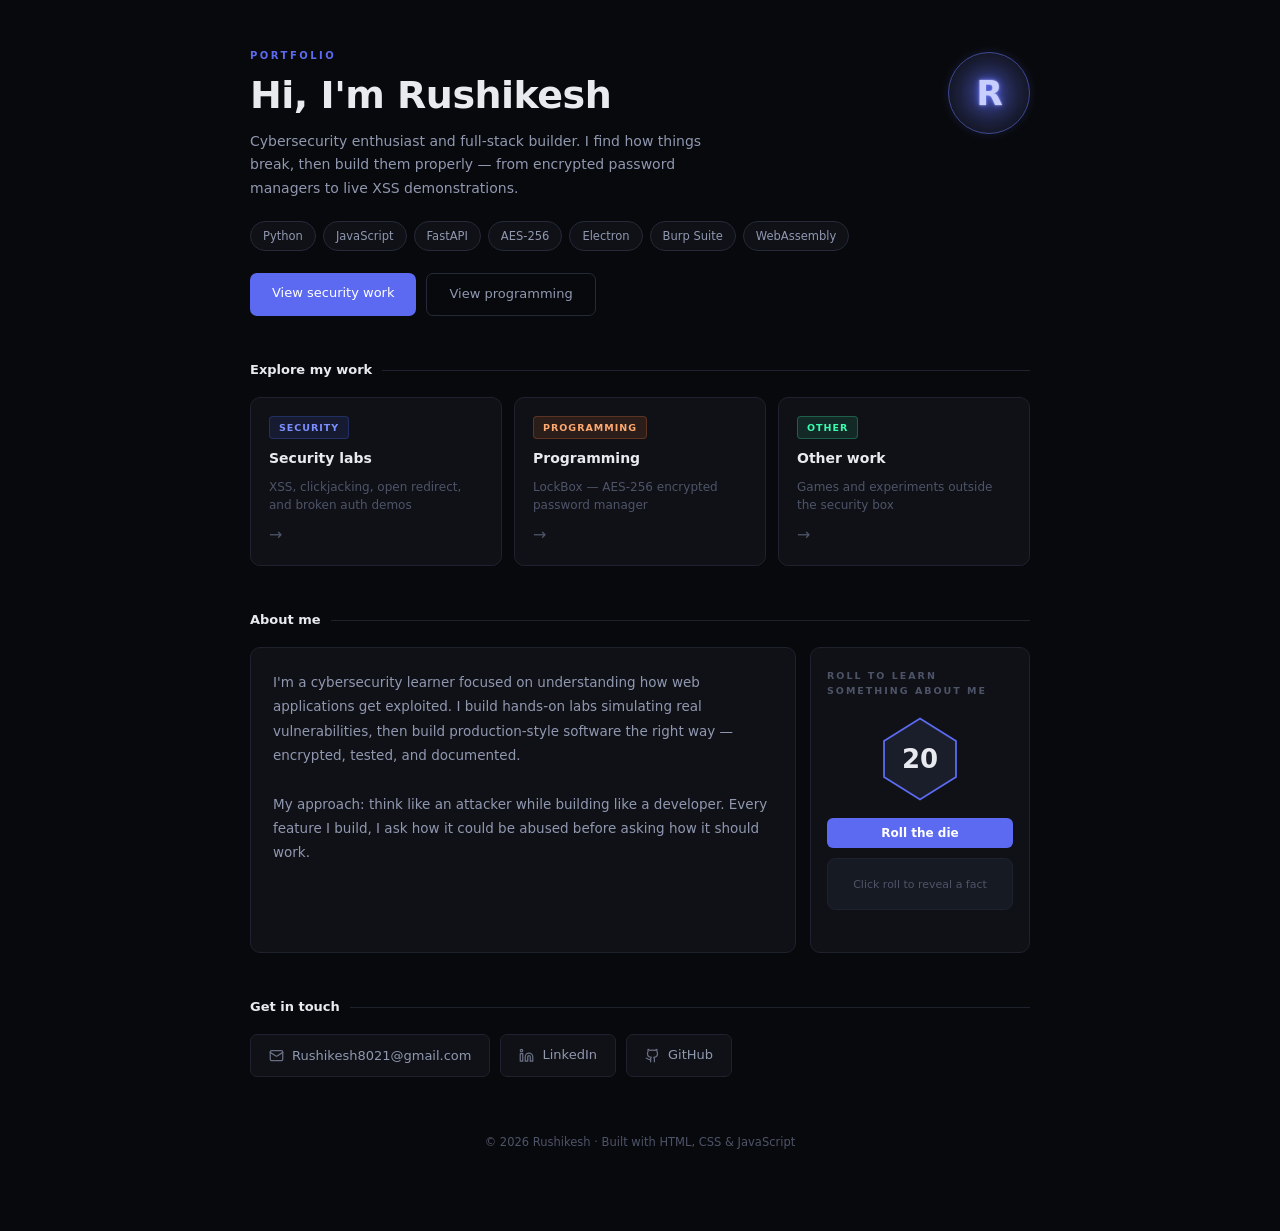
<file: index.html>
<!DOCTYPE html>
<html lang="en">
<head>
  <meta charset="UTF-8">
  <meta name="viewport" content="width=device-width, initial-scale=1.0">
  <title>Rushikesh — Portfolio</title>
  <link rel="stylesheet" href="css/base.css">
  <link rel="stylesheet" href="css/home.css">
</head>
<body>
<div class="page">

  <!-- ── Hero ─────────────────────────────────────────── -->
  <div class="hero-row">
    <div class="hero-text">
      <div class="eyebrow">PORTFOLIO</div>
      <h1 class="name">Hi, I'm Rushikesh</h1>
      <p class="role">Cybersecurity enthusiast and full-stack builder. I find how things break, then build them properly — 
        from encrypted password managers to live XSS demonstrations.</p>
      <div class="skill-row">
        <span class="skill-pill">Python</span>
        <span class="skill-pill">JavaScript</span>
        <span class="skill-pill">FastAPI</span>
        <span class="skill-pill">AES-256</span>
        <span class="skill-pill">Electron</span>
        <span class="skill-pill">Burp Suite</span>
        <span class="skill-pill">WebAssembly</span>
      </div>
      <div class="cta-row">
        <a href="security.html" class="cta-primary">View security work</a>
        <a href="programming.html" class="cta-secondary">View programming</a>
      </div>
    </div>
    <div class="avatar-wrap">
      <div class="avatar-glow"></div>
      <div class="avatar-r">R</div>
    </div>
  </div>

  <!-- ── Explore ───────────────────────────────────────── -->
  <div class="section-title">Explore my work</div>
  <div class="preview-grid">
    <a href="security.html" class="preview-card">
      <span class="preview-tag" style="background:rgba(74,108,247,0.12);color:#7b8fff;border:1px solid rgba(74,108,247,0.25);">SECURITY</span>
      <div class="preview-card-title">Security labs</div>
      <div class="preview-card-desc">XSS, clickjacking, open redirect, and broken auth demos</div>
      <div class="preview-card-arrow">→</div>
    </a>
    <a href="programming.html" class="preview-card">
      <span class="preview-tag" style="background:rgba(240,122,53,0.12);color:#ffaa70;border:1px solid rgba(240,122,53,0.25);">PROGRAMMING</span>
      <div class="preview-card-title">Programming</div>
      <div class="preview-card-desc">LockBox — AES-256 encrypted password manager</div>
      <div class="preview-card-arrow">→</div>
    </a>
    <a href="other.html" class="preview-card">
      <span class="preview-tag" style="background:rgba(57,255,176,0.10);color:#39ffb0;border:1px solid rgba(57,255,176,0.25);">OTHER</span>
      <div class="preview-card-title">Other work</div>
      <div class="preview-card-desc">Games and experiments outside the security box</div>
      <div class="preview-card-arrow">→</div>
    </a>
  </div>

  <!-- ── About ─────────────────────────────────────────── -->
  <div class="section-title">About me</div>
  <div class="about-grid">
    <div class="about-box">
      <p class="about-text">I'm a cybersecurity learner focused on understanding how web applications get exploited. 
        I build hands-on labs simulating real vulnerabilities, then build production-style software the right way — encrypted, tested, and documented.<br><br>
        My approach: think like an attacker while building like a developer. Every feature I build, I ask how it could be abused before asking how it should work.</p>
    </div>
    <div class="roller-wrap">
      <div class="roller-label">ROLL TO LEARN SOMETHING ABOUT ME</div>
      <div id="die" onclick="rollDie()">
        <svg viewBox="0 0 100 100" xmlns="http://www.w3.org/2000/svg">
          <polygon points="50,5 90,30 90,70 50,95 10,70 10,30"
            fill="#1a1e2a" stroke="#5b6af0" stroke-width="2"/>
        </svg>
        <div class="die-num" id="dieNum">20</div>
      </div>
      <button class="roll-btn" onclick="rollDie()">Roll the die</button>
      <div class="fact-box">
        <span id="factText" class="fact-text fact-placeholder">Click roll to reveal a fact</span>
      </div>
      <div class="roll-count" id="rollCount"></div>
    </div>
  </div>

  <!-- ── Contact ───────────────────────────────────────── -->
  <div class="section-title">Get in touch</div>
  <div class="contact-row">
    <button class="contact-chip" onclick="copyEmail(this)" title="Copy email address">
      <svg><use href="assets/images/ui/icons.svg#icon-mail"/></svg>
      <span class="email-label">Rushikesh8021@gmail.com</span>
    </button>
    <a href="https://www.linkedin.com/in/iamrushikeshpatil/" target="_blank" rel="noopener noreferrer" class="contact-chip">
      <svg><use href="assets/images/ui/icons.svg#icon-linkedin"/></svg>
      LinkedIn
    </a>
    <a href="https://github.com/Ronkiller18" target="_blank" rel="noopener noreferrer" class="contact-chip">
      <svg><use href="assets/images/ui/icons.svg#icon-github"/></svg>
      GitHub
    </a>
  </div>

  <div class="footer">© 2026 Rushikesh · Built with HTML, CSS & JavaScript</div>
</div>

<script src="js/home.js"></script>
</body>
</html>
</file>
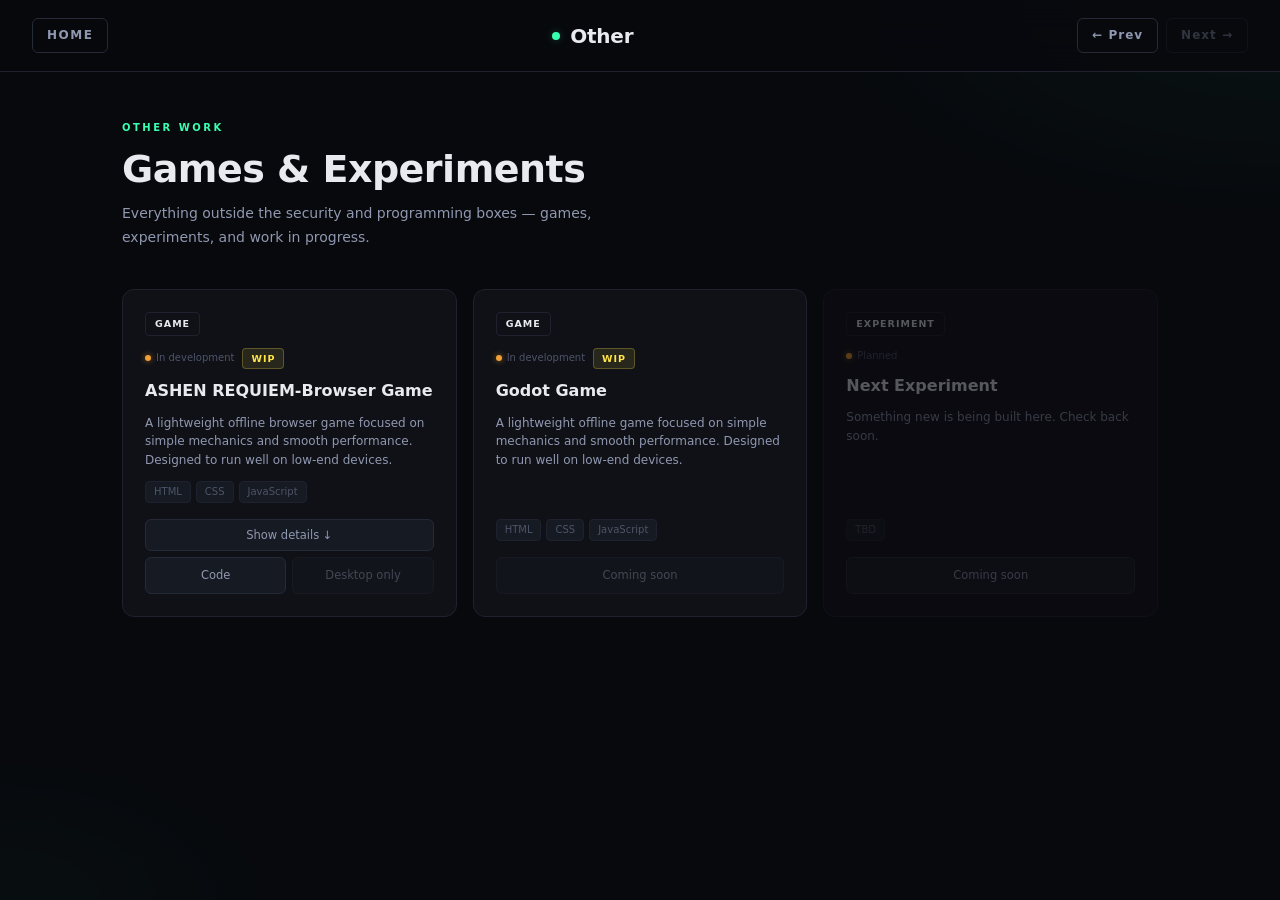
<file: other.html>
<!DOCTYPE html>
<html lang="en">
<head>
  <meta charset="UTF-8">
  <meta name="viewport" content="width=device-width, initial-scale=1.0">
  <title>Other — Rushikesh</title>
  <link rel="stylesheet" href="css/base.css">
  <link rel="stylesheet" href="css/other.css">
</head>
<body>
<div class="pg-bg"></div>

<nav class="pg-nav">
  <a href="index.html" class="pg-nav__home">HOME</a>
  <div class="pg-nav__title">
    <div class="pg-nav__title-dot"></div>
    Other
  </div>
  <div class="pg-nav__arrows">
    <a href="programming.html" class="pg-nav__arrow">← Prev</a>
    <span class="pg-nav__arrow" style="opacity:0.3;cursor:default;">Next →</span>
  </div>
</nav>

<main class="pg-main">
  <div class="pg-header">
    <div class="pg-header__eyebrow">OTHER WORK</div>
    <h1 class="pg-header__title">Games & Experiments</h1>
    <p class="pg-header__sub">Everything outside the security and programming boxes — games, experiments, and work in progress.</p>
  </div>

  <div class="card-grid">

    <!-- ── Card: Browser Game ── -->
    <div class="card">
      <span class="card__tag fun-tag-mint">GAME</span>
      <div style="display:flex;align-items:center;gap:8px;">
        <div class="card__status"><span class="card__status-dot card__status-dot--wip"></span>In development</div>
        <span class="wip-label">WIP</span>
      </div>
      <div class="card__name">ASHEN REQUIEM-Browser Game</div>
      <div class="card__meta">A lightweight offline browser game focused on simple mechanics and smooth performance. Designed to run well on low-end devices.</div>
      <div class="card__tech">
        <span class="card__tech-pill">HTML</span>
        <span class="card__tech-pill">CSS</span>
        <span class="card__tech-pill">JavaScript</span>
      </div>
      <div class="card__actions">
        <button class="card__btn" style="grid-column:1/-1;" onclick="openModal('ashenrequiem')">Show details ↓</button>
        <a href="https://github.com/Ronkiller18/ASHEN-REQUIEM" target="_blank" rel="noopener noreferrer" class="card__btn">Code</a>
        <span class="card__btn" style="cursor:default;opacity:0.4;">Desktop only</span>
      </div>
    </div>

    <!-- ── Card: Godot Game ── -->
    <div class="card">
      <span class="card__tag fun-tag-mint">GAME</span>
      <div style="display:flex;align-items:center;gap:8px;">
        <div class="card__status"><span class="card__status-dot card__status-dot--wip"></span>In development</div>
        <span class="wip-label">WIP</span>
      </div>
      <div class="card__name">Godot Game</div>
      <div class="card__meta">A lightweight offline game focused on simple mechanics and smooth performance. Designed to run well on low-end devices.</div>
      <div class="card__tech">
        <span class="card__tech-pill">HTML</span>
        <span class="card__tech-pill">CSS</span>
        <span class="card__tech-pill">JavaScript</span>
      </div>
      <div class="card__actions">
        <span class="card__btn" style="cursor:default;opacity:0.4;grid-column:1/-1;">Coming soon</span>
      </div>
    </div>     

    <!-- ── Placeholder slot ── -->
    <div class="card" style="opacity:0.35;pointer-events:none;">
      <span class="card__tag fun-tag-magenta">EXPERIMENT</span>
      <div class="card__status"><span class="card__status-dot card__status-dot--wip"></span>Planned</div>
      <div class="card__name">Next Experiment</div>
      <div class="card__meta">Something new is being built here. Check back soon.</div>
      <div class="card__tech"><span class="card__tech-pill">TBD</span></div>
      <div class="card__actions">
        <span class="card__btn" style="cursor:default;grid-column:1/-1;">Coming soon</span>
      </div>
    </div>

  </div>
</main>

<!-- ═══════════════════════════════════════════════════════
     PROJECT DETAIL TEMPLATES
════════════════════════════════════════════════════════ -->
<template data-screenshot="assets/images/projects/screenshots/other/ashenrequiem/AshenRequiemmenu.webp,
  assets/images/projects/screenshots/other/ashenrequiem/AshenRequiemplay1.webp,
  assets/images/projects/screenshots/other/ashenrequiem/AshenRequiemBoss.webp" id="detail-ashenrequiem">
  <div class="modal__tag">GAME · BROWSER</div>
  <div class="modal__title">ASHEN REQUIEM — Browser Game</div>
  <div class="modal__desc">A dark, Souls-inspired 2D side-scroller built to run entirely in the browser with no installs and no dependencies beyond a canvas. 
    Focused on tight, readable combat and smooth performance on low-end devices.</div>

  <div class="modal__screenshot-wrap" style="display:none;">
    <img class="modal__screenshot-slot" src="" alt="">
  </div>

  <div class="modal__section-title">KEY FEATURES</div>
  <ul class="modal__bullets">
    <li>Full movement/combat kit — walk, run, double jump, dodge-roll with i-frames, block, crouch</li>
    <li>Three distinct enemy types, each with its own AI and counterplay: melee, ranged projectile mage, and a heavy ground-sweeping brute</li>
    <li>Telegraphed attacks with real counterplay — duck under sweeps, jump or crouch to dodge fixed-height projectiles</li>
    <li>Multi-phase boss fight with escalating aggression and a dedicated ground-sweep attack that mirrors the brute's dodge timing</li>
    <li>Unlockable "Divine Aegis" invulnerability ability, gated behind a hidden chest at the end of the level</li>
    <li>Live HUD with animated HP hearts and a combo counter</li>
  </ul>

  <div class="modal__section-title">IMPLEMENTATION</div>
  <ul class="modal__bullets">
    <li>Built on Phaser 3 with Arcade Physics — custom finite-state machines drive the player, each enemy type, and the boss</li>
    <li>Modular scene architecture (Boot → Menu → Game → Boss → Game Over) with a shared UI scene</li>
    <li>Hand-tuned hitboxes and windup timing so every attack is dodgeable on reaction, not memorization</li>
    <li>Custom sprite pipeline — background removal, edge decontamination, and frame-gutter spacing to keep animations clean at any scale</li>
    <li>Vite-based build for fast local iteration</li>
  </ul>

  <div class="modal__note">
    <div class="modal__note-title">🎮 DESIGN NOTE</div>
    <p>Currently a single full level — three enemy encounters, an ability-unlock chest, and a two-phase boss fight — 
      built as a foundation for further levels and enemy types. Actively in development.</p>
  </div>

  <div class="modal__actions">
    <a href="#" target="_blank" rel="noopener noreferrer" class="modal__link modal__link--accent"><!-- TODO: add GitHub link -->View code →</a>
  </div>
</template>
<!-- Templates ready for when projects are added -->

<!-- ── Modal shell ─────────────────────────────────────── -->
<div class="modal-overlay" id="modalOverlay">
  <div class="modal">
    <button class="modal__close" onclick="closeModal()">✕</button>
    <div id="modalBody"></div>
  </div>
</div>

<script src="js/projects.js"></script>
<script src="js/main.js"></script>
</body>
</html>
</file>
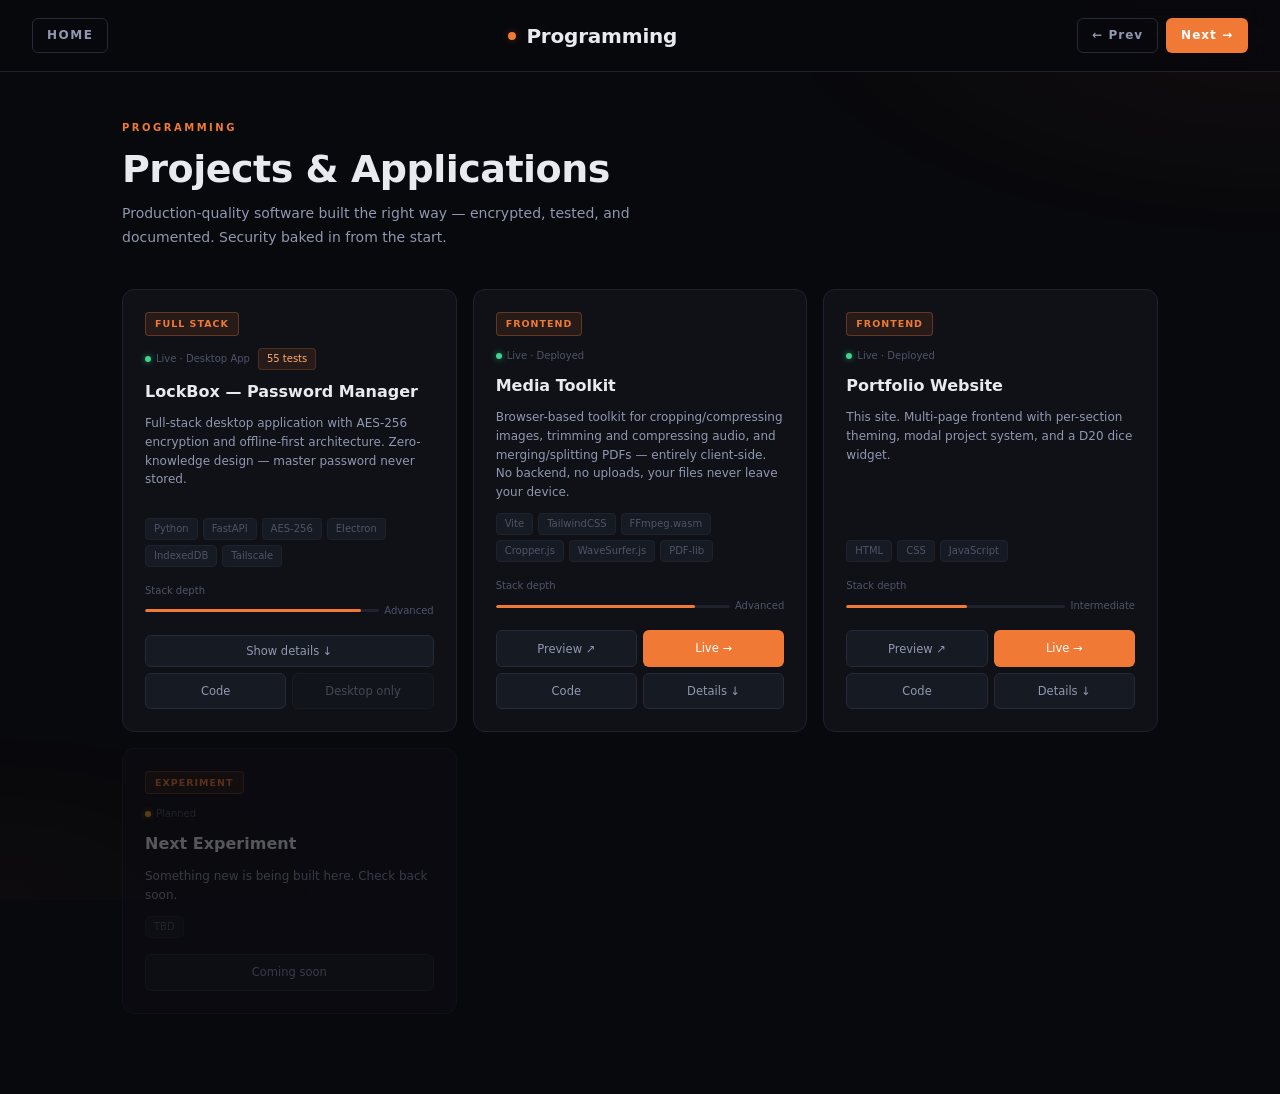
<file: programming.html>
<!DOCTYPE html>
<html lang="en">
<head>
  <meta charset="UTF-8">
  <meta name="viewport" content="width=device-width, initial-scale=1.0">
  <title>Programming — Rushikesh</title>
  <link rel="stylesheet" href="css/base.css">
  <link rel="stylesheet" href="css/programming.css">
</head>
<body>
<div class="pg-bg"></div>

<nav class="pg-nav">
  <a href="index.html" class="pg-nav__home">HOME</a>
  <div class="pg-nav__title">
    <div class="pg-nav__title-dot"></div>
    Programming
  </div>
  <div class="pg-nav__arrows">
    <a href="security.html" class="pg-nav__arrow">← Prev</a>
    <a href="other.html" class="pg-nav__arrow pg-nav__arrow--primary">Next →</a>
  </div>
</nav>

<main class="pg-main">
  <div class="pg-header">
    <div class="pg-header__eyebrow">PROGRAMMING</div>
    <h1 class="pg-header__title">Projects & Applications</h1>
    <p class="pg-header__sub">Production-quality software built the right way — encrypted, tested, and documented. Security baked in from the start.</p>
  </div>

  <div class="card-grid">

    <!-- ── Card: LockBox ── -->
    <div class="card">
      <span class="card__tag">FULL STACK</span>
      <div style="display:flex;align-items:center;gap:8px;flex-wrap:wrap;">
        <div class="card__status"><span class="card__status-dot"></span>Live · Desktop App</div>
        <span class="test-badge">55 tests</span>
      </div>
      <div class="card__name">LockBox — Password Manager</div>
      <div class="card__meta">Full-stack desktop application with AES-256 encryption and offline-first architecture.
         Zero-knowledge design — master password never stored.</div>
      <div class="card__tech">
        <span class="card__tech-pill">Python</span>
        <span class="card__tech-pill">FastAPI</span>
        <span class="card__tech-pill">AES-256</span>
        <span class="card__tech-pill">Electron</span>
        <span class="card__tech-pill">IndexedDB</span>
        <span class="card__tech-pill">Tailscale</span>
      </div>
      <div style="margin-top:4px;">
        <div class="stack-depth__label" style="font-size:10px;color:var(--text-3);margin-bottom:4px;">Stack depth</div>
        <div class="stack-depth">
          <div class="stack-depth__bar"><div class="stack-depth__fill" style="width:92%;"></div></div>
          <span class="stack-depth__label">Advanced</span>
        </div>
      </div>
      <div class="card__actions">
        <button class="card__btn" style="grid-column:1/-1;" onclick="openModal('lockbox')">Show details ↓</button>
        <a href="https://github.com/Ronkiller18/lockbox" target="_blank" rel="noopener noreferrer" class="card__btn">Code</a>
        <span class="card__btn" style="cursor:default;opacity:0.4;">Desktop only</span>
      </div>
    </div>

    <!-- ── Card: Media Toolkit ── -->
    <div class="card">
      <span class="card__tag">FRONTEND</span>
      <div style="display:flex;align-items:center;gap:8px;flex-wrap:wrap;">
        <div class="card__status"><span class="card__status-dot"></span>Live · Deployed</div>
      </div>
      <div class="card__name">Media Toolkit</div>
      <div class="card__meta">Browser-based toolkit for cropping/compressing images, trimming and compressing audio, and merging/splitting PDFs — 
        entirely client-side. No backend, no uploads, your files never leave your device.</div>
      <div class="card__tech">
        <span class="card__tech-pill">Vite</span>
        <span class="card__tech-pill">TailwindCSS</span>
        <span class="card__tech-pill">FFmpeg.wasm</span>
        <span class="card__tech-pill">Cropper.js</span>
        <span class="card__tech-pill">WaveSurfer.js</span>
        <span class="card__tech-pill">PDF-lib</span>
      </div>
      <div style="margin-top:4px;">
        <div class="stack-depth__label" style="font-size:10px;color:var(--text-3);margin-bottom:4px;">Stack depth</div>
        <div class="stack-depth">
          <div class="stack-depth__bar"><div class="stack-depth__fill" style="width:85%;"></div></div>
          <span class="stack-depth__label">Advanced</span>
        </div>
      </div>
      <div class="card__actions">
        <button class="card__btn" onclick="openPreview('https://ronkiller18.github.io/media-toolkit/')">Preview ↗</button>
        <a href="https://ronkiller18.github.io/media-toolkit/" target="_blank" rel="noopener noreferrer" class="card__btn card__btn--accent">Live →</a>
        <a href="https://github.com/Ronkiller18/media-toolkit" target="_blank" rel="noopener noreferrer" class="card__btn">Code</a>
        <button class="card__btn" onclick="openModal('mediatoolkit')">Details ↓</button>
      </div>
    </div>

    <!-- ── Card: Portfolio ── -->
    <div class="card">
      <span class="card__tag">FRONTEND</span>
      <div style="display:flex;align-items:center;gap:8px;">
        <div class="card__status"><span class="card__status-dot"></span>Live · Deployed</div>
      </div>
      <div class="card__name">Portfolio Website</div>
      <div class="card__meta">This site. Multi-page frontend with per-section theming, modal project system, and a D20 dice widget.</div>
      <div class="card__tech">
        <span class="card__tech-pill">HTML</span>
        <span class="card__tech-pill">CSS</span>
        <span class="card__tech-pill">JavaScript</span>
      </div>
      <div style="margin-top:4px;">
        <div class="stack-depth__label" style="font-size:10px;color:var(--text-3);margin-bottom:4px;">Stack depth</div>
        <div class="stack-depth">
          <div class="stack-depth__bar"><div class="stack-depth__fill" style="width:55%;"></div></div>
          <span class="stack-depth__label">Intermediate</span>
        </div>
      </div>
      <div class="card__actions">
        <button class="card__btn" onclick="openPreview('https://ronkiller18.github.io/portfolio/')">Preview ↗</button>
        <a href="https://ronkiller18.github.io/portfolio/" target="_blank" rel="noopener noreferrer" class="card__btn card__btn--accent">Live →</a>
        <a href="https://github.com/Ronkiller18/portfolio" target="_blank" rel="noopener noreferrer" class="card__btn">Code</a>
        <button class="card__btn" onclick="openModal('portfolio')">Details ↓</button>
      </div>
    </div>

    <!-- ── Placeholder slot ── -->
    <div class="card" style="opacity:0.35;pointer-events:none;">
      <span class="card__tag fun-tag-magenta">EXPERIMENT</span>
      <div class="card__status"><span class="card__status-dot card__status-dot--wip"></span>Planned</div>
      <div class="card__name">Next Experiment</div>
      <div class="card__meta">Something new is being built here. Check back soon.</div>
      <div class="card__tech"><span class="card__tech-pill">TBD</span></div>
      <div class="card__actions">
        <span class="card__btn" style="cursor:default;grid-column:1/-1;">Coming soon</span>
      </div>
    </div>    

  </div>
</main>

<!-- ═══════════════════════════════════════════════════════
     PROJECT DETAIL TEMPLATES
════════════════════════════════════════════════════════ -->

<template data-screenshot="assets/images/projects/screenshots/programming/lockbox/lockboxlogin.webp,
 assets/images/projects/screenshots/programming/lockbox/lockboxhome.webp,
 assets/images/projects/screenshots/programming/lockbox/lockboxsetting.webp" id="detail-lockbox">
  <div class="modal__tag">FULL STACK · DESKTOP APP</div>
  <div class="modal__title">LockBox — Password Manager</div>
  <div class="modal__desc">Full-stack desktop application with AES-256 encryption and offline-first architecture.
     Zero-knowledge design — master password never stored anywhere. Built as a daily-use tool where every decision prioritised security over convenience.</div>

  <div class="modal__screenshot-wrap" style="display:none;">
    <img class="modal__screenshot-slot" src="" alt="">
  </div>
  <div class="modal__section-title">KEY FEATURES</div>
  <ul class="modal__bullets">
    <li>AES-256 encrypted vault with PBKDF2 at 600,000 iterations</li>
    <li>Zero-knowledge design — master password never stored anywhere</li>
    <li>Native desktop app via Electron — auto-starts backend, system tray</li>
    <li>Full offline read/write using IndexedDB as primary store</li>
    <li>Manual sync between devices with last-write-wins conflict resolution</li>
    <li>Password generator, strength indicator, and tag-based organisation</li>
    <li>6 complete UI themes, profile with avatar, and master password change</li>
    <li>55 automated tests across crypto, vault I/O, and API layers</li>
  </ul>

  <div class="modal__section-title">IMPLEMENTATION</div>
  <ul class="modal__bullets">
    <li>REST API with FastAPI — 10 endpoints including sync and re-encryption</li>
    <li>Atomic file writes — vault never corrupted on crash</li>
    <li>Constant-time password comparison to prevent timing attacks</li>
    <li>Service worker + PWA manifest for browser access</li>
    <li>Encrypted tunnel access via Tailscale WireGuard VPN</li>
    <li>Session key lives only in server memory — never written to disk</li>
    <li>Auto-lock clears session key and IndexedDB cache after inactivity</li>
  </ul>

  <div class="modal__note">
    <div class="modal__note-title">🔐 SECURITY NOTES</div>
    <p>AES-256-CBC + HMAC-SHA256 via Python cryptography library. PBKDF2-HMAC-SHA256 with 600,000 iterations. 
      vault.enc excluded from version control. All device traffic encrypted via Tailscale WireGuard.</p>
  </div>

  <div class="modal__actions">
    <a href="https://github.com/Ronkiller18/lockbox" target="_blank" rel="noopener noreferrer" class="modal__link modal__link--accent">View code →</a>
  </div>
</template>

<template data-screenshot="assets/images/projects/screenshots/programming/media-toolkit/Media Toolkit Dashboard.webp,
  assets/images/projects/screenshots/programming/media-toolkit/Media Toolkit Image.webp,
  assets/images/projects/screenshots/programming/media-toolkit/Media Toolkit Audio.webp,
  assets/images/projects/screenshots/programming/media-toolkit/Media Toolkit Pdf.webp" id="detail-mediatoolkit">
  <div class="modal__tag">FRONTEND · BROWSER APP</div>
  <div class="modal__title">Media Toolkit</div>
  <div class="modal__desc">A browser-based file toolkit for images, audio, and PDFs — crop, resize, compress, convert, trim, merge, 
    split, and rotate, all running entirely client-side. No backend, no server, no uploads.</div>
 
  <div class="modal__screenshot-wrap" style="display:none;">
    <img class="modal__screenshot-slot" src="" alt="">
  </div>
  <div class="modal__section-title">KEY FEATURES</div>
  <ul class="modal__bullets">
    <li>Image: crop (free/square/16:9/custom ratio), resize, quality compression, JPG/PNG/WEBP conversion, batch upload with ZIP export</li>
    <li>Audio: bitrate compression, zoomable waveform, trim to a range or remove multiple arbitrary sections, extract audio from video (MP4/MOV/WEBM)</li>
    <li>PDF: merge with drag-to-reorder, split by page range or into individual pages, rotate and delete pages, live page thumbnails</li>
    <li>Real progress bars on long-running operations, listen/preview before committing to a download</li>
    <li>Dark/light mode and last-used settings (quality, bitrate) persisted across visits</li>
  </ul>
 
  <div class="modal__section-title">IMPLEMENTATION</div>
  <ul class="modal__bullets">
    <li>Vanilla JavaScript (no framework) + Vite, hash-based routing for static GitHub Pages hosting</li>
    <li>Every heavy dependency (FFmpeg.wasm, pdf.js, PDF-lib, JSZip) is lazy-loaded at the exact moment it's needed, not on page load</li>
    <li>FFmpeg.wasm runs real FFmpeg commands (compiled to WebAssembly) for audio compression, trimming, and multi-section removal via filter graphs</li>
    <li>Object URLs and library instances are explicitly cleaned up on navigation to prevent memory leaks during long sessions</li>
    <li>Single source-of-truth color/theme system shared between Tailwind config and runtime JS</li>
  </ul>
 
  <div class="modal__note">
    <div class="modal__note-title">🔐 SECURITY NOTES</div>
    <p>All processing happens entirely in the browser — files are read locally via the File API and never transmitted anywhere. No backend, no network requests carrying user data, no analytics on file contents.</p>
  </div>
 
  <div class="modal__actions">
    <a href="https://ronkiller18.github.io/media-toolkit/" target="_blank" rel="noopener noreferrer" class="modal__link modal__link--accent">Live site →</a>
    <a href="https://github.com/Ronkiller18/media-toolkit" target="_blank" rel="noopener noreferrer" class="modal__link">View code</a>
  </div>
</template>

<template data-screenshot="assets/images/projects/screenshots/programming/portfolio/PortfolioHome.webp,
  assets/images/projects/screenshots/programming/portfolio/PortfolioSecurity.webp,
  assets/images/projects/screenshots/programming/portfolio/PortfolioProgramming.webp,
  assets/images/projects/screenshots/programming/portfolio/PortfolioOther.webp" id="detail-portfolio">
  <div class="modal__tag">FRONTEND</div>
  <div class="modal__title">Portfolio Website</div>
  <div class="modal__desc">This portfolio — a multi-page static site with per-section color theming,
     a project modal system powered by HTML templates, and an interactive D20 dice widget.</div>

  <div class="modal__screenshot-wrap" style="display:none;">
    <img class="modal__screenshot-slot" src="" alt="">
  </div>
  <div class="modal__section-title">KEY FEATURES</div>
  <ul class="modal__bullets">
    <li>Multi-page architecture with per-page color accent system</li>
    <li>Modal project detail viewer driven by HTML &lt;template&gt; tags</li>
    <li>Interactive D20 dice with 3D tumble animation and 20 random facts</li>
    <li>Faint radial accent gradient background per project page</li>
    <li>Asset folder system — screenshots managed separately from code</li>
    <li>Fully responsive — mobile down to 360px</li>
  </ul>

  <div class="modal__section-title">IMPLEMENTATION</div>
  <ul class="modal__bullets">
    <li>CSS custom properties for per-page accent theming with zero duplication</li>
    <li>Project data lives in HTML templates, not JavaScript objects</li>
    <li>projects.js is a lean renderer — reads templates, stamps into modal</li>
    <li>Vanilla JavaScript only — no frameworks or build tools</li>
    <li>Static hosting via GitHub Pages</li>
  </ul>

  <div class="modal__note">
    <div class="modal__note-title">🔐 SECURITY NOTES</div>
    <p>Static content reduces attack surface. No user input stored or processed.
       External links use rel="noopener noreferrer". Template cloning avoids innerHTML with user content.</p>
  </div>

  <div class="modal__actions">
    <a href="https://ronkiller18.github.io/portfolio/" target="_blank" rel="noopener noreferrer" class="modal__link modal__link--accent">Live site →</a>
    <a href="https://github.com/Ronkiller18/portfolio" target="_blank" rel="noopener noreferrer" class="modal__link">View code</a>
  </div>
</template>

<!-- ── Modal shell ─────────────────────────────────────── -->
<div class="modal-overlay" id="modalOverlay">
  <div class="modal">
    <button class="modal__close" onclick="closeModal()">✕</button>
    <div id="modalBody"></div>
  </div>
</div>

<script src="js/projects.js"></script>
<script src="js/main.js"></script>
</body>
</html>
</file>
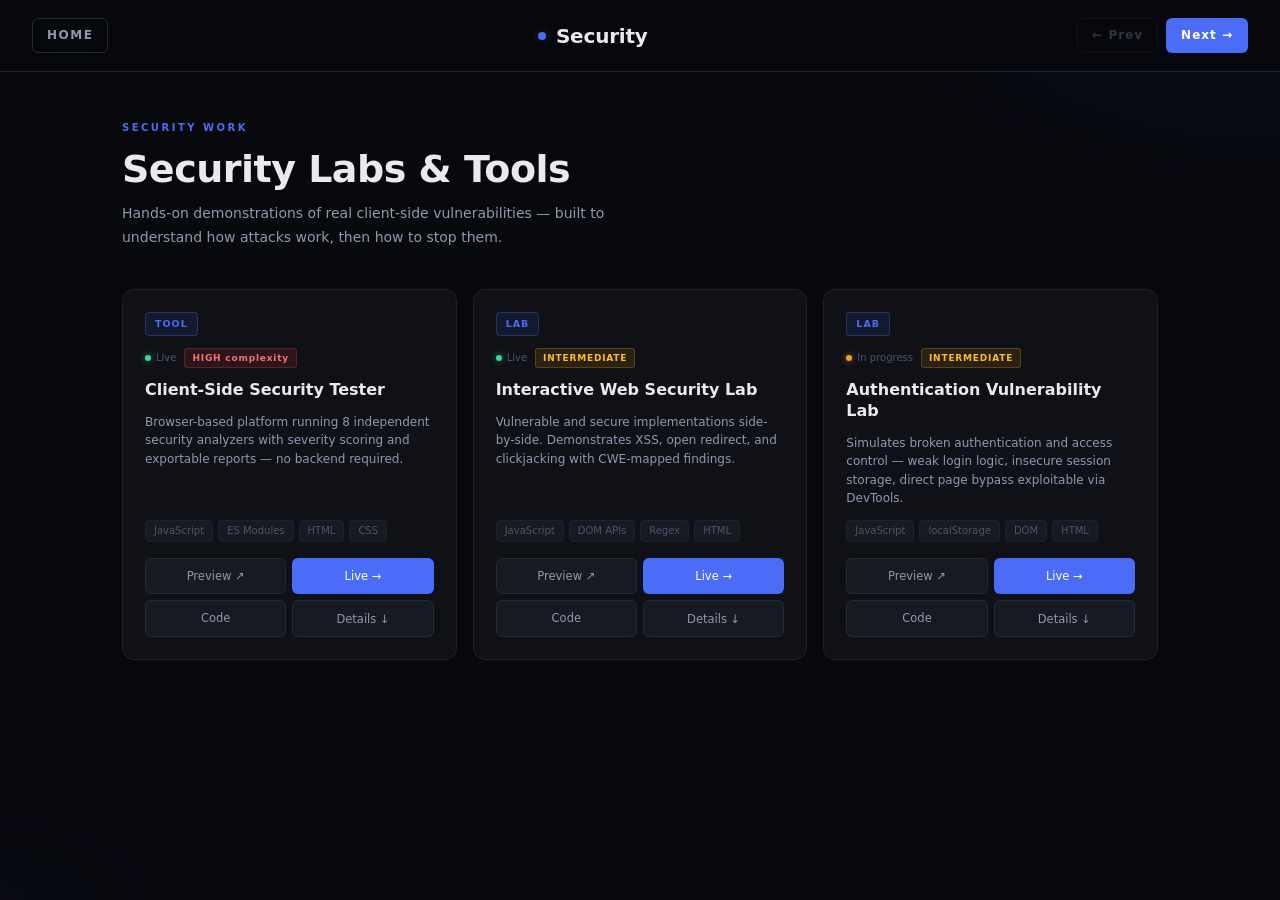
<file: security.html>
<!DOCTYPE html>
<html lang="en">
<head>
  <meta charset="UTF-8">
  <meta name="viewport" content="width=device-width, initial-scale=1.0">
  <title>Security — Rushikesh</title>
  <link rel="stylesheet" href="css/base.css">
  <link rel="stylesheet" href="css/security.css">
</head>
<body>
<div class="pg-bg"></div>

<nav class="pg-nav">
  <a href="index.html" class="pg-nav__home">HOME</a>
  <div class="pg-nav__title">
    <div class="pg-nav__title-dot"></div>
    Security
  </div>
  <div class="pg-nav__arrows">
    <span class="pg-nav__arrow" style="opacity:0.3;cursor:default;">← Prev</span>
    <a href="programming.html" class="pg-nav__arrow pg-nav__arrow--primary">Next →</a>
  </div>
</nav>

<main class="pg-main">
  <div class="pg-header">
    <div class="pg-header__eyebrow">SECURITY WORK</div>
    <h1 class="pg-header__title">Security Labs & Tools</h1>
    <p class="pg-header__sub">Hands-on demonstrations of real client-side vulnerabilities — built to understand how attacks work, then how to stop them.</p>
  </div>

  <div class="card-grid">

    <!-- ── Card: Security Tester ── -->
    <div class="card">
      <span class="card__tag">TOOL</span>
      <div style="display:flex;align-items:center;gap:8px;flex-wrap:wrap;">
        <div class="card__status"><span class="card__status-dot"></span>Live</div>
        <span class="badge badge-high">HIGH complexity</span>
      </div>
      <div class="card__name">Client-Side Security Tester</div>
      <div class="card__meta">Browser-based platform running 8 independent security analyzers with severity scoring and exportable reports — no backend required.</div>
      <div class="card__tech">
        <span class="card__tech-pill">JavaScript</span>
        <span class="card__tech-pill">ES Modules</span>
        <span class="card__tech-pill">HTML</span>
        <span class="card__tech-pill">CSS</span>
      </div>
      <div class="card__actions">
        <button class="card__btn" onclick="openPreview('https://ronkiller18.github.io/security-projects/security-tester/')">Preview ↗</button>
        <a href="https://ronkiller18.github.io/security-projects/security-tester/" target="_blank" rel="noopener noreferrer" class="card__btn card__btn--accent">Live →</a>
        <a href="https://github.com/Ronkiller18/security-projects/tree/main/security-tester" target="_blank" rel="noopener noreferrer" class="card__btn">Code</a>
        <button class="card__btn" onclick="openModal('security-tester')">Details ↓</button>
      </div>
    </div>

    <!-- ── Card: Bug Bounty Lab ── -->
    <div class="card">
      <span class="card__tag">LAB</span>
      <div style="display:flex;align-items:center;gap:8px;flex-wrap:wrap;">
        <div class="card__status"><span class="card__status-dot"></span>Live</div>
        <span class="badge badge-med">INTERMEDIATE</span>
      </div>
      <div class="card__name">Interactive Web Security Lab</div>
      <div class="card__meta">Vulnerable and secure implementations side-by-side. Demonstrates XSS, open redirect, and clickjacking with CWE-mapped findings.</div>
      <div class="card__tech">
        <span class="card__tech-pill">JavaScript</span>
        <span class="card__tech-pill">DOM APIs</span>
        <span class="card__tech-pill">Regex</span>
        <span class="card__tech-pill">HTML</span>
      </div>
      <div class="card__actions">
        <button class="card__btn" onclick="openPreview('https://ronkiller18.github.io/security-projects/bug-bounty-lab/')">Preview ↗</button>
        <a href="https://ronkiller18.github.io/security-projects/bug-bounty-lab/" target="_blank" rel="noopener noreferrer" class="card__btn card__btn--accent">Live →</a>
        <a href="https://github.com/Ronkiller18/security-projects/tree/main/bug-bounty-lab" target="_blank" rel="noopener noreferrer" class="card__btn">Code</a>
        <button class="card__btn" onclick="openModal('bug-bounty-lab')">Details ↓</button>
      </div>
    </div>

    <!-- ── Card: Auth Lab ── -->
    <div class="card">
      <span class="card__tag">LAB</span>
      <div style="display:flex;align-items:center;gap:8px;flex-wrap:wrap;">
        <div class="card__status"><span class="card__status-dot card__status-dot--wip"></span>In progress</div>
        <span class="badge badge-med">INTERMEDIATE</span>
      </div>
      <div class="card__name">Authentication Vulnerability Lab</div>
      <div class="card__meta">Simulates broken authentication and access control — weak login logic, 
        insecure session storage, direct page bypass exploitable via DevTools.</div>
      <div class="card__tech">
        <span class="card__tech-pill">JavaScript</span>
        <span class="card__tech-pill">localStorage</span>
        <span class="card__tech-pill">DOM</span>
        <span class="card__tech-pill">HTML</span>
      </div>
      <div class="card__actions">
        <button class="card__btn" onclick="openPreview('https://ronkiller18.github.io/security-projects/auth-lab/')">Preview ↗</button>
        <a href="https://ronkiller18.github.io/security-projects/auth-lab/" target="_blank" rel="noopener noreferrer" class="card__btn card__btn--accent">Live →</a>
        <a href="https://github.com/Ronkiller18/security-projects/tree/main/auth-lab" target="_blank" rel="noopener noreferrer" class="card__btn">Code</a>
        <button class="card__btn" onclick="openModal('auth-lab')">Details ↓</button>
      </div>
    </div>

  </div>
</main>

<!-- ═══════════════════════════════════════════════════════
     PROJECT DETAIL TEMPLATES
     Edit here to update modal content. No JS objects needed.
════════════════════════════════════════════════════════ -->

<template data-screenshots="assets/images/projects/screenshots/security/Client-Side Security Tester Dashboard.webp,
  assets/images/projects/screenshots/security/Client-Side Security Tester Documentation.webp " id="detail-security-tester">
  <div class="modal__tag">SECURITY TOOL</div>
  <div class="modal__title">Client-Side Security Tester</div>
  <div class="modal__desc">A browser-based educational security analysis platform running 8 independent analyzers against user-supplied input. 
    Produces structured findings with severity scoring, remediation guidance, and exportable reports — entirely client-side.</div>

  <div class="modal__screenshot-wrap" style="display:none;">
    <img class="modal__screenshot-slot" src="" alt="">
  </div>
  <div class="modal__section-title">KEY FEATURES</div>
  <ul class="modal__bullets">
    <li>XSS detection — script tags, event handlers, javascript: URIs, iframe injection</li>
    <li>DOM sink analysis — flags innerHTML, eval(), document.write(), location.href</li>
    <li>URL reputation — detects raw IPs, homograph characters, brand impersonation</li>
    <li>JWT analyzer — checks for alg:none, missing expiry, sensitive payload data</li>
    <li>CSP analyzer — flags unsafe-inline, unsafe-eval, wildcard sources</li>
    <li>Cookie security — per-cookie checks for HttpOnly, Secure, SameSite</li>
    <li>JSON export and formatted HTML security report generation</li>
    <li>Live severity bar chart — pure CSS transition, no canvas or library</li>
  </ul>

  <div class="modal__section-title">IMPLEMENTATION</div>
  <ul class="modal__bullets">
    <li>Modular ES Module architecture — each analyzer is a pure function returning typed findings</li>
    <li>Centralised findings store with severity-based risk scoring (High +40, Med +20, Low +10)</li>
    <li>Reset callback registry — each tool registers its own clear function</li>
    <li>Activity history with keyword search and match highlighting</li>
    <li>All user input passes through escapeHTML() before any DOM insertion</li>
    <li>No network requests — all analysis runs entirely in the browser</li>
  </ul>

  <div class="modal__note">
    <div class="modal__note-title">🔐 SECURITY NOTES</div>
    <p>All user input is escaped before DOM insertion. No data ever leaves the page. 
      ES modules prevent global scope pollution. All outbound links use rel="noopener noreferrer".</p>
  </div>

  <div class="modal__actions">
    <a href="https://ronkiller18.github.io/security-projects/security-tester/" target="_blank" rel="noopener noreferrer" class="modal__link modal__link--accent">Live site →</a>
    <a href="https://github.com/Ronkiller18/security-projects/tree/main/security-tester" target="_blank" rel="noopener noreferrer" class="modal__link">View code</a>
  </div>
</template>

<template data-screenshots="assets/images/projects/screenshots/security/Mini Bug Bounty Lab home.webp,
  assets/images/projects/screenshots/security/Mini Bug Bounty Lab scanner.webp" id="detail-bug-bounty-lab">
  <div class="modal__tag">SECURITY LAB</div>
  <div class="modal__title">Interactive Web Security Lab</div>
  <div class="modal__desc">An interactive lab demonstrating vulnerable and secure implementations side-by-side. 
    Includes a rule-based detection engine for analyzing payloads with CWE-referenced findings and remediation guidance.</div>

  <div class="modal__screenshot-wrap" style="display:none;">
    <img class="modal__screenshot-slot" src="" alt="">
  </div>
  <div class="modal__section-title">KEY FEATURES</div>
  <ul class="modal__bullets">
    <li>Stored XSS demonstration using vulnerable innerHTML rendering</li>
    <li>Secure XSS implementation using safe DOM text rendering</li>
    <li>Open Redirect vulnerability and whitelist-based mitigation</li>
    <li>Clickjacking attack simulation with secure alternative</li>
    <li>Rule-based payload analysis engine using regex detection</li>
    <li>Security findings mapped to CWE references</li>
    <li>Scan history tracking and dynamic vulnerability reporting</li>
  </ul>

  <div class="modal__section-title">IMPLEMENTATION</div>
  <ul class="modal__bullets">
    <li>Modular JavaScript architecture across multiple feature modules</li>
    <li>Dynamic DOM generation and interactive UI rendering</li>
    <li>Reusable detection rules for payload classification</li>
    <li>Client-side input validation and URL parsing techniques</li>
    <li>Application state managed for comments, scans, findings, and history</li>
  </ul>

  <div class="modal__note">
    <div class="modal__note-title">🔐 SECURITY NOTES</div>
    <p>Demonstrates XSS, open redirect, and clickjacking with educational breakdowns of each vulnerability pattern. 
      Detection logic is heuristic — designed to teach, not replace professional tooling.</p>
  </div>

  <div class="modal__actions">
    <a href="https://ronkiller18.github.io/security-projects/bug-bounty-lab/" target="_blank" rel="noopener noreferrer" class="modal__link modal__link--accent">Live site →</a>
    <a href="https://github.com/Ronkiller18/security-projects/tree/main/bug-bounty-lab" target="_blank" rel="noopener noreferrer" class="modal__link">View code</a>
  </div>
</template>

<template data-screenshots="assets/images/projects/screenshots/security/Auth Lab - Login.webp,
  assets/images/projects/screenshots/security/Auth Lab - Dashboard.webp" id="detail-auth-lab">
  <div class="modal__tag">SECURITY LAB</div>
  <div class="modal__title">Authentication Vulnerability Lab</div>
  <div class="modal__desc">Interactive client-side lab demonstrating authentication and access control flaws — 
    weak login logic, insecure session storage, and direct page access bypass. All intentionally exploitable for learning.</div>

  <div class="modal__screenshot-wrap" style="display:none;">
    <img class="modal__screenshot-slot" src="" alt="">
  </div>
  <div class="modal__section-title">KEY FEATURES</div>
  <ul class="modal__bullets">
    <li>Weak Authentication — login validation handled client-side, bypassable via DevTools</li>
    <li>Session Manipulation — auth state in localStorage, can be modified manually</li>
    <li>Broken Access Control — protected pages accessible without validation</li>
    <li>Exploitation walkthrough using browser console and URL access</li>
  </ul>

  <div class="modal__section-title">IMPLEMENTATION</div>
  <ul class="modal__bullets">
    <li>Intentionally insecure client-side auth to demonstrate real vulnerabilities</li>
    <li>Guided exploitation flow with clear attack steps</li>
    <li>Side-by-side comparison of vulnerable vs. secure patterns</li>
  </ul>

  <div class="modal__note">
    <div class="modal__note-title">🔐 SECURITY NOTES</div>
    <p>Client-side authentication is inherently insecure. localStorage should never store sensitive session control. 
      Access control must be enforced server-side. This project intentionally demonstrates insecure patterns for learning purposes.</p>
  </div>

  <div class="modal__actions">
    <a href="https://ronkiller18.github.io/security-projects/auth-lab/" target="_blank" rel="noopener noreferrer" class="modal__link modal__link--accent">Live site →</a>
    <a href="https://github.com/Ronkiller18/security-projects/tree/main/auth-lab" target="_blank" rel="noopener noreferrer" class="modal__link">View code</a>
  </div>
</template>

<!-- ── Modal shell ─────────────────────────────────────── -->
<div class="modal-overlay" id="modalOverlay">
  <div class="modal">
    <button class="modal__close" onclick="closeModal()">✕</button>
    <div id="modalBody"></div>
  </div>
</div>

<script src="js/projects.js"></script>
<script src="js/main.js"></script>
</body>
</html>
</file>
<file: css/base.css>
/* ─── Reset & Base ─────────────────────────────────────────── */
*, *::before, *::after { box-sizing: border-box; margin: 0; padding: 0; }

:root {
  --bg:         #08090d;
  --surface:    #0f1117;
  --surface-2:  #161a23;
  --border:     #1e222e;
  --border-2:   #252a38;
  --text:       #e8eaf0;
  --text-2:     #9098b0;
  --text-3:     #4e5468;
  --font:       -apple-system, BlinkMacSystemFont, 'Segoe UI', system-ui, sans-serif;
  --accent:        #5b6af0;
  --accent-dim:    rgba(91,106,240,0.12);
  --accent-glow:   rgba(91,106,240,0.35);
}

html { font-size: 16px; -webkit-font-smoothing: antialiased; }

body {
  background: var(--bg);
  color: var(--text);
  font-family: var(--font);
  min-height: 100vh;
  line-height: 1.6;
}

a { color: inherit; text-decoration: none; }
button { font-family: var(--font); cursor: pointer; border: none; background: none; }
img { display: block; max-width: 100%; }

/* ─── Project Page — background accent wash ─────────────── */
/* Each page CSS overrides --accent, this picks it up automatically */
.pg-bg {
  position: fixed;
  inset: 0;
  pointer-events: none;
  z-index: 0;
  background:
    radial-gradient(ellipse 60% 40% at 100% 0%, var(--accent-glow) 0%, transparent 70%),
    radial-gradient(ellipse 40% 30% at 0% 100%, color-mix(in srgb, var(--accent) 15%, transparent) 0%, transparent 70%);
  opacity: 0.18;
}

/* ─── Project Page Nav ──────────────────────────────────── */
.pg-nav {
  display: flex;
  align-items: center;
  justify-content: space-between;
  padding: 18px 32px;
  border-bottom: 1px solid var(--border);
  background: rgba(8,9,13,0.85);
  position: sticky;
  top: 0;
  z-index: 100;
  backdrop-filter: blur(16px);
  -webkit-backdrop-filter: blur(16px);
}

.pg-nav__home {
  font-size: 12px;
  font-weight: 600;
  letter-spacing: 1.5px;
  color: var(--text-2);
  padding: 7px 14px;
  border: 1px solid var(--border-2);
  border-radius: 6px;
  transition: color .2s, border-color .2s;
}
.pg-nav__home:hover { color: var(--text); border-color: var(--accent); }

.pg-nav__title {
  font-size: 20px;
  font-weight: 700;
  color: var(--text);
  display: flex;
  align-items: center;
  gap: 10px;
  letter-spacing: -0.2px;
}
.pg-nav__title-dot {
  width: 8px; height: 8px;
  border-radius: 50%;
  background: var(--accent);
  box-shadow: 0 0 8px var(--accent-glow);
}

.pg-nav__arrows { display: flex; gap: 8px; }

.pg-nav__arrow {
  font-size: 12px;
  font-weight: 600;
  letter-spacing: 1px;
  color: var(--text-2);
  padding: 7px 14px;
  border: 1px solid var(--border-2);
  border-radius: 6px;
  transition: color .2s, border-color .2s, background .2s;
}
.pg-nav__arrow:hover { color: var(--text); border-color: var(--accent); background: var(--accent-dim); }
.pg-nav__arrow--primary { background: var(--accent); color: #fff; border-color: transparent; }
.pg-nav__arrow--primary:hover { opacity: 0.85; background: var(--accent); border-color: transparent; color: #fff; }

/* ─── Project Page Layout ───────────────────────────────── */
.pg-main {
  max-width: 1100px;
  margin: 0 auto;
  padding: 48px 32px 80px;
  position: relative;
  z-index: 1;
}

.pg-header { margin-bottom: 40px; }

.pg-header__eyebrow {
  font-size: 10px;
  font-weight: 700;
  letter-spacing: 2.5px;
  color: var(--accent);
  margin-bottom: 12px;
}
.pg-header__title {
  font-size: 38px;
  font-weight: 700;
  color: var(--text);
  line-height: 1.15;
  letter-spacing: -0.5px;
}
.pg-header__sub {
  font-size: 14px;
  color: var(--text-2);
  margin-top: 10px;
  max-width: 520px;
  line-height: 1.7;
}

/* ─── Card Grid ─────────────────────────────────────────── */
.card-grid {
  display: grid;
  grid-template-columns: repeat(3, 1fr);
  gap: 16px;
}

.card {
  background: var(--surface);
  border: 1px solid var(--border);
  border-radius: 12px;
  padding: 22px;
  display: flex;
  flex-direction: column;
  gap: 12px;
  transition: border-color .2s, transform .2s, box-shadow .2s;
  position: relative;
  overflow: hidden;
}
.card::before {
  content: '';
  position: absolute;
  top: 0; left: 0; right: 0;
  height: 2px;
  background: var(--accent);
  opacity: 0;
  transition: opacity .2s;
}
.card:hover { border-color: var(--border-2); transform: translateY(-2px); box-shadow: 0 8px 32px rgba(0,0,0,0.3); }
.card:hover::before { opacity: 1; }

.card__tag {
  font-size: 9.5px;
  font-weight: 700;
  letter-spacing: 1px;
  padding: 3px 9px;
  border-radius: 4px;
  display: inline-block;
  align-self: flex-start;
  background: var(--accent-dim);
  color: var(--accent);
  border: 1px solid color-mix(in srgb, var(--accent) 30%, transparent);
}

.card__status {
  font-size: 10px;
  font-weight: 500;
  color: var(--text-3);
  display: flex;
  align-items: center;
  gap: 5px;
}
.card__status-dot {
  width: 6px; height: 6px; border-radius: 50%;
  background: #3dd68c;
  box-shadow: 0 0 6px rgba(61,214,140,0.6);
}
.card__status-dot--wip { background: #f0a035; box-shadow: 0 0 6px rgba(240,160,53,0.6); }

.card__name { font-size: 16px; font-weight: 600; color: var(--text); line-height: 1.3; }
.card__meta { font-size: 12px; color: var(--text-2); line-height: 1.55; flex: 1; }

.card__tech { display: flex; flex-wrap: wrap; gap: 5px; }
.card__tech-pill {
  font-size: 10px;
  color: var(--text-3);
  background: var(--surface-2);
  border: 1px solid var(--border);
  padding: 2px 8px;
  border-radius: 4px;
}

.card__actions {
  display: grid;
  grid-template-columns: 1fr 1fr;
  gap: 6px;
  margin-top: 4px;
}
.card__btn {
  font-size: 11.5px;
  font-weight: 500;
  padding: 8px 10px;
  border-radius: 6px;
  border: 1px solid var(--border-2);
  color: var(--text-2);
  background: var(--surface-2);
  text-align: center;
  transition: color .2s, border-color .2s, background .2s;
  cursor: pointer;
  display: inline-block;
}
.card__btn:hover { color: var(--text); border-color: var(--accent); background: var(--accent-dim); }
.card__btn--accent { background: var(--accent); color: #fff; border-color: transparent; }
.card__btn--accent:hover { opacity: 0.85; background: var(--accent); border-color: transparent; color: #fff; }

/* ─── Modal ─────────────────────────────────────────────── */
.modal-overlay {
  position: fixed;
  inset: 0;
  background: rgba(0,0,0,0.75);
  backdrop-filter: blur(6px);
  z-index: 200;
  display: flex;
  align-items: center;
  justify-content: center;
  opacity: 0;
  pointer-events: none;
  transition: opacity .25s;
}
.modal-overlay.open { opacity: 1; pointer-events: all; }

.modal {
  background: var(--surface);
  border: 1px solid var(--border-2);
  border-radius: 14px;
  width: min(720px, 92vw);
  max-height: 85vh;
  overflow-y: auto;
  position: relative;
  transform: translateY(14px);
  transition: transform .25s;
}
.modal-overlay.open .modal { transform: translateY(0); }

/* Close button — absolutely positioned, does not affect content flow */
.modal__close {
  position: absolute;
  top: 14px;
  right: 14px;
  width: 30px; height: 30px;
  border-radius: 50%;
  background: var(--surface-2);
  border: 1px solid var(--border);
  color: var(--text-2);
  font-size: 14px;
  display: flex; align-items: center; justify-content: center;
  cursor: pointer;
  transition: background .2s;
  z-index: 10;
  flex-shrink: 0;
}
.modal__close:hover { background: var(--border); color: var(--text); }

/* modalBody — padding-top gives clearance for the absolute close button */
#modalBody { padding: 52px 32px 32px; }

/* ─── Modal content styles (used inside templates) ──────── */
.modal__tag {
  font-size: 10px;
  font-weight: 700;
  letter-spacing: 1.2px;
  color: var(--accent);
  margin-bottom: 10px;
}
.modal__title {
  font-size: 22px;
  font-weight: 700;
  color: var(--text);
  margin-bottom: 8px;
  line-height: 1.25;
}
.modal__desc {
  font-size: 14px;
  color: var(--text-2);
  line-height: 1.7;
  margin-bottom: 6px;
}
.modal__screenshot-wrap {
  display: none;
  margin: 18px 0;
}
.modal__screenshot-slot {
  width: 100%;
  border-radius: 8px;
  border: 1px solid var(--border);
  display: block;
}
.modal__section-title {
  font-size: 10px;
  font-weight: 700;
  letter-spacing: 1.8px;
  color: var(--text-3);
  margin: 22px 0 10px;
}
.modal__bullets {
  list-style: none;
  display: flex;
  flex-direction: column;
  gap: 7px;
}
.modal__bullets li {
  font-size: 13px;
  color: var(--text-2);
  padding-left: 16px;
  position: relative;
  line-height: 1.55;
}
.modal__bullets li::before {
  content: '→';
  position: absolute;
  left: 0;
  color: var(--accent);
  font-size: 11px;
  top: 2px;
}
.modal__note {
  border-radius: 8px;
  padding: 14px 16px;
  margin-top: 18px;
  background: var(--accent-dim);
  border: 1px solid color-mix(in srgb, var(--accent) 25%, transparent);
}
.modal__note-title {
  font-size: 10px;
  font-weight: 700;
  letter-spacing: 1.5px;
  color: var(--accent);
  margin-bottom: 8px;
}
.modal__note p {
  font-size: 12.5px;
  color: var(--text-2);
  line-height: 1.65;
}
.modal__actions {
  display: flex;
  gap: 10px;
  margin-top: 28px;
  flex-wrap: wrap;
}
.modal__link {
  font-size: 13px;
  font-weight: 500;
  padding: 10px 20px;
  border-radius: 7px;
  border: 1px solid var(--border-2);
  color: var(--text-2);
  background: var(--surface-2);
  transition: all .2s;
  display: inline-block;
}
.modal__link:hover { color: var(--text); border-color: var(--accent); }
.modal__link--accent { background: var(--accent); color: #fff; border-color: transparent; }
.modal__link--accent:hover { opacity: 0.85; color: #fff; }


/* ─── Screenshot gallery (in modal) ────────────────────── */
.modal__screenshot-wrap { display: none; margin: 18px 0; }

.ss-main-wrap {
  border-radius: 8px;
  overflow: hidden;
  border: 1px solid var(--border);
  background: var(--surface-2);
}
.ss-main {
  width: 100%;
  display: block;
  aspect-ratio: 16/9;
  object-fit: cover;
}
.ss-strip {
  display: flex;
  gap: 6px;
  margin-top: 8px;
  flex-wrap: wrap;
}
.ss-thumb {
  width: 72px;
  height: 46px;
  object-fit: cover;
  border-radius: 5px;
  border: 2px solid var(--border);
  cursor: pointer;
  opacity: 0.55;
  transition: opacity .2s, border-color .2s;
}
.ss-thumb:hover { opacity: 0.85; }
.ss-thumb--active { opacity: 1; border-color: var(--accent); }

/* Single screenshot (no gallery) */
.modal__screenshot-slot {
  width: 100%;
  border-radius: 8px;
  border: 1px solid var(--border);
  display: block;
}
/* ─── Scrollbar ─────────────────────────────────────────── */
::-webkit-scrollbar { width: 6px; }
::-webkit-scrollbar-track { background: var(--bg); }
::-webkit-scrollbar-thumb { background: var(--border-2); border-radius: 3px; }

/* ─── Responsive ────────────────────────────────────────── */
@media (max-width: 860px) { .card-grid { grid-template-columns: 1fr 1fr; } }
@media (max-width: 600px) {
  .card-grid { grid-template-columns: 1fr; }
  .pg-main { padding: 28px 16px 60px; }
  .pg-header__title { font-size: 28px; }

  /* Nav: stack into two rows — title top, home+arrows bottom */
  .pg-nav {
    padding: 12px 16px;
    flex-wrap: wrap;
    gap: 10px;
  }
  /* Title takes full width on top */
  .pg-nav__title {
    order: -1;
    width: 100%;
    font-size: 17px;
    justify-content: center;
  }
  /* Home and arrows share the row below */
  .pg-nav__home {
    font-size: 11px;
    padding: 6px 10px;
  }
  .pg-nav__arrows { margin-left: auto; }
  .pg-nav__arrow {
    font-size: 11px;
    padding: 6px 10px;
  }
}
</file>
<file: css/home.css>
/* ─── Home Page ─────────────────────────────────────────── */
:root {
  --accent:      #5b6af0;
  --accent-dim:  rgba(91,106,240,0.12);
  --accent-glow: rgba(91,106,240,0.35);
}

body {
  display: flex;
  align-items: flex-start;
  justify-content: center;
  min-height: 100vh;
  padding: 48px 20px 80px;
}

.page { width: min(780px, 100%); }

/* ─── Hero ──────────────────────────────────────────────── */
.hero-row {
  display: flex;
  justify-content: space-between;
  align-items: flex-start;
  gap: 24px;
}
.hero-text { flex: 1; }

.eyebrow {
  font-size: 10px;
  font-weight: 700;
  letter-spacing: 2.5px;
  color: var(--accent);
}
.name {
  font-size: 38px;
  font-weight: 700;
  color: var(--text);
  margin-top: 10px;
  line-height: 1.15;
  letter-spacing: -0.5px;
}
.role {
  font-size: 14px;
  color: var(--text-2);
  margin-top: 12px;
  max-width: 480px;
  line-height: 1.7;
}

/* ─── Avatar ────────────────────────────────────────────── */
.avatar-wrap {
  flex-shrink: 0;
  width: 82px;
  height: 82px;
  border-radius: 50%;
  background: var(--surface);
  border: 1.5px solid color-mix(in srgb, var(--accent) 50%, var(--border));
  display: flex;
  align-items: center;
  justify-content: center;
  position: relative;
  margin-top: 4px;
}
.avatar-glow {
  position: absolute;
  inset: -12px;
  border-radius: 50%;
  background: radial-gradient(circle, rgba(91,106,240,0.45) 0%, transparent 65%);
  pointer-events: none;
}
.avatar-r {
  font-size: 34px;
  font-weight: 800;
  color: #c8cfff;
  position: relative;
  z-index: 1;
  line-height: 1;
  text-shadow:
    0 0 6px rgba(91,106,240,1),
    0 0 18px rgba(91,106,240,0.7),
    0 0 2px #fff;
  letter-spacing: -1px;
}

/* ─── Skills ────────────────────────────────────────────── */
.skill-row {
  display: flex;
  gap: 7px;
  margin-top: 20px;
  flex-wrap: wrap;
}
.skill-pill {
  background: var(--surface);
  color: var(--text-2);
  font-size: 11.5px;
  font-weight: 500;
  padding: 5px 12px;
  border-radius: 20px;
  border: 1px solid var(--border-2);
  transition: color .2s, border-color .2s;
}
.skill-pill:hover { color: var(--accent); border-color: var(--accent); }

/* ─── CTA ───────────────────────────────────────────────── */
.cta-row { display: flex; gap: 10px; margin-top: 22px; flex-wrap: wrap; }
.cta-primary {
  background: var(--accent);
  color: #fff;
  font-size: 13px;
  font-weight: 500;
  padding: 10px 22px;
  border-radius: 7px;
  border: none;
  cursor: pointer;
  transition: opacity .2s;
  display: inline-block;
}
.cta-primary:hover { opacity: 0.85; }
.cta-secondary {
  background: transparent;
  border: 1px solid var(--border-2);
  color: var(--text-2);
  font-size: 13px;
  font-weight: 500;
  padding: 10px 22px;
  border-radius: 7px;
  cursor: pointer;
  transition: color .2s, border-color .2s;
  display: inline-block;
}
.cta-secondary:hover { color: var(--text); border-color: var(--text-3); }

/* ─── Section title ─────────────────────────────────────── */
.section-title {
  font-size: 13px;
  font-weight: 600;
  color: var(--text);
  margin-top: 44px;
  margin-bottom: 16px;
  display: flex;
  align-items: center;
  gap: 10px;
}
.section-title::after {
  content: '';
  flex: 1;
  height: 1px;
  background: var(--border);
}

/* ─── Explore cards ─────────────────────────────────────── */
.preview-grid {
  display: grid;
  grid-template-columns: repeat(3, 1fr);
  gap: 12px;
}
.preview-card {
  background: var(--surface);
  border: 1px solid var(--border);
  border-radius: 10px;
  padding: 18px;
  display: flex;
  flex-direction: column;
  gap: 8px;
  cursor: pointer;
  transition: border-color .2s, transform .2s;
}
.preview-card:hover { border-color: var(--border-2); transform: translateY(-2px); }
.preview-tag {
  font-size: 9.5px;
  font-weight: 700;
  letter-spacing: 1px;
  padding: 3px 9px;
  border-radius: 4px;
  display: inline-block;
  align-self: flex-start;
}
.preview-card-title { font-size: 14px; font-weight: 600; color: var(--text); }
.preview-card-desc  { font-size: 12px; color: var(--text-3); line-height: 1.5; }
.preview-card-arrow {
  font-size: 16px;
  color: var(--text-3);
  margin-top: auto;
  transition: color .2s, transform .2s;
}
.preview-card:hover .preview-card-arrow { color: var(--accent); transform: translateX(3px); }

/* ─── About ─────────────────────────────────────────────── */
.about-grid {
  display: grid;
  grid-template-columns: 1fr 220px;
  gap: 14px;
  align-items: stretch;
}
.about-box {
  background: var(--surface);
  border: 1px solid var(--border);
  border-radius: 10px;
  padding: 22px;
}
.about-text { font-size: 13.5px; color: var(--text-2); line-height: 1.8; }

/* ─── Dice widget ───────────────────────────────────────── */
.roller-wrap {
  background: var(--surface);
  border: 1px solid var(--border);
  border-radius: 10px;
  padding: 20px 16px;
  display: flex;
  flex-direction: column;
  align-items: center;
  gap: 0;
}
.roller-label {
  font-size: 9.5px;
  font-weight: 700;
  letter-spacing: 2px;
  color: var(--text-3);
}

/* Die — flat 2D with springy overshoot spin */
#die {
  width: 90px;
  height: 90px;
  margin: 16px auto 12px;
  position: relative;
  cursor: pointer;
  user-select: none;
}

#die svg {
  width: 100%; height: 100%;
  display: block;
  transition: filter .3s ease;
}

/* Glow on the hex polygon during roll */
#die.die-spin svg   { filter: drop-shadow(0 0 8px var(--accent-glow)); }
#die.die-land svg   { filter: drop-shadow(0 0 4px var(--accent-glow)); transition: filter .6s ease; }

/* Spin: fast multi-rotation with slight scale pop */
@keyframes dieSpin {
  0%   { transform: rotate(0deg)   scale(1); }
  15%  { transform: rotate(120deg) scale(1.08); }
  50%  { transform: rotate(540deg) scale(1.05); }
  85%  { transform: rotate(900deg) scale(1.02); }
  100% { transform: rotate(1080deg) scale(1); }
}

/* Land: springy overshoot settle — the reference style */
@keyframes dieLand {
  0%   { transform: rotate(1080deg) scale(1.1); }
  55%  { transform: rotate(1074deg) scale(0.94); }
  75%  { transform: rotate(1082deg) scale(1.03); }
  88%  { transform: rotate(1078deg) scale(0.98); }
  100% { transform: rotate(1080deg) scale(1); }
}

#die.die-spin svg { animation: dieSpin 0.75s cubic-bezier(.4,0,.2,1) forwards; }
#die.die-land svg { animation: dieLand 0.45s cubic-bezier(.34,1.56,.64,1) forwards; }

/* Number blurs during spin so random flicker looks intentional */
.die-num {
  position: absolute;
  top: 50%; left: 50%;
  transform: translate(-50%, -50%);
  font-size: 26px;
  font-weight: 700;
  color: var(--text);
  line-height: 1;
  pointer-events: none;
  transition: filter .15s ease, opacity .15s ease;
}
.die-num-blur { filter: blur(2px); opacity: 0.5; }

.roll-btn {
  background: var(--accent);
  color: #fff;
  font-size: 12px;
  font-weight: 600;
  padding: 8px 22px;
  border-radius: 6px;
  border: none;
  cursor: pointer;
  transition: opacity .2s;
  width: 100%;
  margin-top: 2px;
}
.roll-btn:hover { opacity: 0.85; }

.roll-count {
  font-size: 10px;
  color: var(--text-3);
  margin-top: 8px;
  min-height: 14px;
}

.fact-box {
  background: var(--surface-2);
  border: 1px solid var(--border);
  border-radius: 8px;
  padding: 12px;
  margin-top: 10px;
  min-height: 52px;
  width: 100%;
  display: flex;
  align-items: center;
  justify-content: center;
}
.fact-text       { font-size: 11.5px; color: var(--text-2); line-height: 1.55; text-align: center; }
.fact-placeholder { color: var(--text-3); font-size: 11px; }

/* ─── Contact ───────────────────────────────────────────── */
.contact-row { display: flex; gap: 10px; flex-wrap: wrap; }
.contact-chip {
  background: var(--surface);
  border: 1px solid var(--border);
  color: var(--text-2);
  font-size: 13px;
  font-weight: 500;
  padding: 10px 18px;
  border-radius: 7px;
  display: flex;
  align-items: center;
  gap: 8px;
  transition: color .2s, border-color .2s;
}
.contact-chip:hover { color: var(--text); border-color: var(--accent); }
.contact-chip svg { width: 15px; height: 15px; opacity: 0.7; }
/* Email button — reset button styles to match chip look */
button.contact-chip {
  background: var(--surface);
  border: 1px solid var(--border);
  color: var(--text-2);
  font-size: 13px;
  font-weight: 500;
  padding: 10px 18px;
  transition: color .2s, border-color .2s;
  cursor: pointer;
}

/* ─── Footer ────────────────────────────────────────────── */
.footer { margin-top: 56px; text-align: center; font-size: 11.5px; color: var(--text-3); }

/* ─── Responsive ────────────────────────────────────────── */
@media (max-width: 600px) {
  body { padding: 32px 16px 60px; }
  .hero-row { flex-direction: column-reverse; gap: 16px; }
  .avatar-wrap { width: 60px; height: 60px; }
  .avatar-r { font-size: 24px; }
  .name { font-size: 28px; }
  .preview-grid { grid-template-columns: 1fr; }
  .about-grid { grid-template-columns: 1fr; }
}
</file>
<file: css/other.css>
/* ─── Other / Games Page — Neon ─────────────────────────── */
:root {
  --accent:      #39ffb0;
  --accent-dim:  rgba(57,255,176,0.08);
  --accent-glow: rgba(57,255,176,0.25);
  --accent-2:    #ff3af2;
  --accent-3:    #ffe44a;
}

/* Override text accent to dark so it reads on neon bg */
.card__tag { color: #08090d; background: var(--accent); border-color: transparent; }
.pg-header__eyebrow { color: var(--accent); }
.pg-nav__title-dot { background: var(--accent); box-shadow: 0 0 8px var(--accent-glow); }

/* Neon card top-bar — cycles through 3 accents per card position */
.card::before { background: linear-gradient(90deg, #39ffb0, #ff3af2, #ffe44a); }

.card:nth-child(3n+1)::before { background: linear-gradient(90deg, #39ffb0, #3af2ff); }
.card:nth-child(3n+2)::before { background: linear-gradient(90deg, #ff3af2, #a855f7); }
.card:nth-child(3n+3)::before { background: linear-gradient(90deg, #ffe44a, #f07a35); }

/* Neon glow on hover */
.card:hover { box-shadow: 0 0 20px rgba(57,255,176,0.07); }

/* Status in neon colors */
.wip-label {
  font-size: 9.5px;
  font-weight: 700;
  letter-spacing: 1px;
  color: var(--accent-3);
  background: rgba(255,228,74,0.1);
  border: 1px solid rgba(255,228,74,0.25);
  padding: 2px 8px;
  border-radius: 4px;
}

/* Fun tag variations */
.fun-tag-mint   { background: rgba(57,255,176,0.10); color: #39ffb0; border: 1px solid rgba(57,255,176,0.25); }
.fun-tag-magenta{ background: rgba(255,58,242,0.10); color: #ff3af2; border: 1px solid rgba(255,58,242,0.25); }
.fun-tag-yellow { background: rgba(255,228,74,0.10); color: #ffe44a; border: 1px solid rgba(255,228,74,0.25); }

.card__tag.fun-tag-mint,
.card__tag.fun-tag-magenta,
.card__tag.fun-tag-yellow {
  color: inherit;
  background: inherit;
  border: inherit;
}

/* Neon button hover */
.card__btn:hover { border-color: var(--accent); color: var(--accent); }
.pg-nav__home:hover { border-color: var(--accent); color: var(--accent); }
.pg-nav__arrow:hover { border-color: var(--accent); color: var(--accent); background: var(--accent-dim); }
.pg-nav__arrow--primary { background: var(--accent); color: #08090d; border-color: transparent; font-weight: 700; }
.pg-nav__arrow--primary:hover { background: var(--accent); color: #08090d; opacity: 0.88; }
</file>
<file: css/programming.css>
/* ─── Projects Page — Amber / Orange ───────────────────── */
:root {
  --accent:      #f07a35;
  --accent-dim:  rgba(240,122,53,0.10);
  --accent-glow: rgba(240,122,53,0.28);
  --accent-2:    #ffaa70;
}

/* Card top-bar accent for programming */
.card::before { background: linear-gradient(90deg, #f07a35, #ffaa70); }

/* Stack depth indicator */
.stack-depth {
  display: flex;
  align-items: center;
  gap: 5px;
  margin-top: 4px;
}
.stack-depth__bar {
  height: 3px;
  border-radius: 2px;
  background: var(--border);
  flex: 1;
  overflow: hidden;
}
.stack-depth__fill {
  height: 100%;
  background: var(--accent);
  border-radius: 2px;
  transition: width .6s ease;
}
.stack-depth__label {
  font-size: 10px;
  color: var(--text-3);
  white-space: nowrap;
}

/* Test count badge */
.test-badge {
  display: inline-flex;
  align-items: center;
  gap: 4px;
  font-size: 10px;
  color: var(--accent-2);
  background: var(--accent-dim);
  border: 1px solid rgba(240,122,53,0.2);
  padding: 2px 8px;
  border-radius: 4px;
}

/* Highlight row in modal */
.modal__highlight {
  background: rgba(240,122,53,0.06);
  border: 1px solid rgba(240,122,53,0.18);
  border-radius: 8px;
  padding: 14px 16px;
  margin-top: 16px;
}
.modal__highlight-title {
  font-size: 10px;
  font-weight: 700;
  letter-spacing: 1.5px;
  color: var(--accent-2);
  margin-bottom: 8px;
}
.modal__highlight p {
  font-size: 12.5px;
  color: var(--text-2);
  line-height: 1.65;
}
</file>
<file: css/security.css>
/* ─── Security Page — Indigo / Blue ─────────────────────── */
:root {
  --accent:      #4a6cf7;
  --accent-dim:  rgba(74,108,247,0.10);
  --accent-glow: rgba(74,108,247,0.30);
  --accent-2:    #7b8fff;
}

/* Card top-bar accent color for security */
.card::before { background: linear-gradient(90deg, #4a6cf7, #7b8fff); }

/* Security severity badges */
.badge-high   { background: rgba(239,68,68,0.12);  color: #f87171; border: 1px solid rgba(239,68,68,0.25); }
.badge-med    { background: rgba(245,158,11,0.12); color: #fbbf24; border: 1px solid rgba(245,158,11,0.25); }
.badge-low    { background: rgba(74,108,247,0.12); color: #7b8fff; border: 1px solid rgba(74,108,247,0.25); }

.badge {
  font-size: 9px;
  font-weight: 700;
  letter-spacing: 0.8px;
  padding: 2px 7px;
  border-radius: 3px;
  display: inline-block;
}

/* CWE reference chip */
.cwe-chip {
  font-size: 10px;
  color: var(--text-3);
  background: var(--surface-2);
  border: 1px solid var(--border);
  padding: 2px 8px;
  border-radius: 4px;
  font-family: 'Courier New', monospace;
}

/* Security-specific modal detail sections */
.modal__security-note {
  background: rgba(74,108,247,0.06);
  border: 1px solid rgba(74,108,247,0.2);
  border-radius: 8px;
  padding: 14px 16px;
  margin-top: 16px;
}
.modal__security-note-title {
  font-size: 10px;
  font-weight: 700;
  letter-spacing: 1.5px;
  color: var(--accent-2);
  margin-bottom: 8px;
}
.modal__security-note p {
  font-size: 12.5px;
  color: var(--text-2);
  line-height: 1.65;
}
</file>
